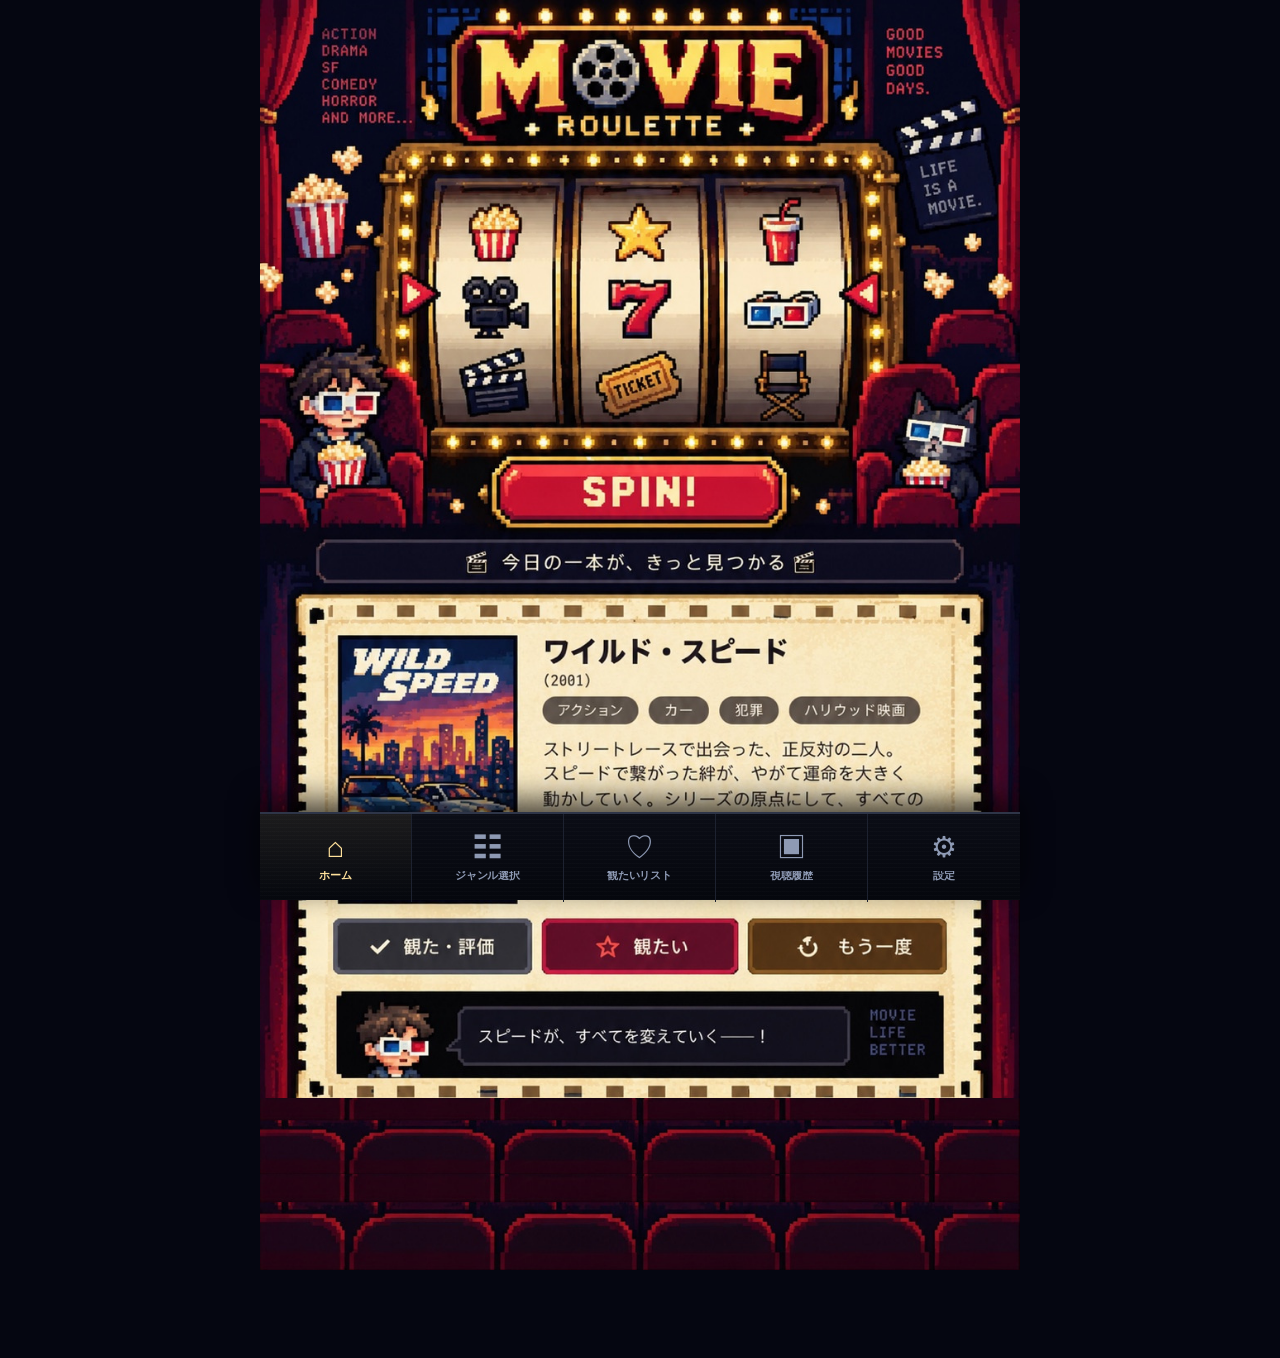
<file: index.html>
<!doctype html>
<html lang="ja">
<head>
<meta charset="utf-8">
<meta name="viewport" content="width=device-width,initial-scale=1,maximum-scale=1,user-scalable=no,viewport-fit=cover">
<meta name="theme-color" content="#050611">
<title>MOVIE v6</title>
<link rel="stylesheet" href="style-v6144.css?v=6144?v=6142">

<meta name="apple-mobile-web-app-capable" content="yes">
<meta name="apple-mobile-web-app-status-bar-style" content="black-translucent">
<meta name="apple-mobile-web-app-title" content="MOVIE">


<link rel="apple-touch-icon" sizes="180x180" href="apple-touch-icon.png?v=6145">
<link rel="icon" type="image/png" sizes="32x32" href="favicon-32.png?v=6145">
<link rel="manifest" href="manifest.webmanifest?v=6145">
<meta name="theme-color" content="#050611">
<meta name="apple-mobile-web-app-capable" content="yes">
<meta name="apple-mobile-web-app-title" content="MOVIE">
<meta name="apple-mobile-web-app-status-bar-style" content="black-translucent">

</head>
<body>
<div class="app">

  <main>
    <section id="home" class="screen active home-screen">
      <div class="image-skin">
        <img class="ui-image" src="movie-ui-v6141.jpeg?v=6142" alt="MOVIE ROULETTE UI">

        <!-- Exact-position interactive hit areas -->
        <button id="spin" class="hotspot spin-hotspot" aria-label="SPIN"></button>
<!-- Animated overlay for slot only -->
        <div id="spinOverlay" class="spin-overlay hidden">
          <div class="mini-reels">
            <div class="mini-reel" id="mr1"></div>
            <div class="mini-reel" id="mr2"></div>
            <div class="mini-reel" id="mr3"></div>
          </div>
        </div>

        <!-- Dynamic result card overlays the static result area in the image -->
        <article id="dynamicResult" class="dynamic-result hidden">
          <div class="film-strip top"></div>
          <div class="result-body">
            <div id="pixelPoster" class="poster"></div>
            <div class="info">
              <h2 id="title"></h2>
              <div id="yearText" class="year"></div>
              <div id="tags" class="tags"></div>
              <p id="hook" class="synopsis"></p>
              <div id="services" class="services"></div>
            </div>
          </div>
          <div class="result-actions">
            <button id="watched" class="action watched">✓ 観た・評価</button>
            <button id="wish" class="action wish">☆ 観たい</button>
            <button id="again" class="action again">↻ もう一度</button>
          </div>
          <div class="quote-row">
            <div class="avatar">👓</div>
            <div id="flavor" class="speech">映画は、選ぶ時間からもう始まってる。</div>
            <div class="life">MOVIE<br>LIFE<br>BETTER</div>
          </div>
          <div class="film-strip bottom"></div>
        </article>
      </div>
    </section>

    <section id="genres" class="screen sub-screen">
      <div class="sub-title"><span>☷</span><h2>ジャンル選択</h2></div>
      <div class="filter-card">
        <label>カテゴリ<select id="category"></select></label>
        <label>ジャンル<select id="genre"></select></label>
        <label>配信<select id="service"></select></label>
        <div id="filterSummary" class="filter-summary"></div>
        <button id="applyFilters" class="apply-btn">この条件でホームへ戻る</button>
      </div>
    </section>

    <section id="watch" class="screen sub-screen">
      <div class="sub-title"><span>♡</span><h2>観たいリスト</h2><b id="wishCount">0</b></div>
      <button class="back-home" data-go-home="1">⌂ ホームへ戻る</button>
      <div id="watchList"></div>
    </section>

    <section id="history" class="screen sub-screen">
      <div class="sub-title"><span>▣</span><h2>視聴履歴</h2><b id="watchedCount">0</b></div>
      <button class="back-home" data-go-home="1">⌂ ホームへ戻る</button>
      <div id="historyList"></div>
    </section>

    <section id="settings" class="screen sub-screen">
      <div class="sub-title"><span>⚙</span><h2>設定</h2></div>
      <button class="back-home" data-go-home="1">⌂ ホームへ戻る</button>
      <div class="settings-card">
        <p>映画データ：<strong>1000タイトル</strong><br><small>作品名は日本語タイトル優先表示</small></p>
        <p>視聴記録と観たいリストはブラウザ内に保存されます。</p>
        <button id="clearData" class="danger">記録データをすべて削除</button>
      </div>
    </section>
  </main>



        <nav class="image-bottom-nav" aria-label="メインナビゲーション">
          <button class="app-nav-button active" data-tab="home"><span>⌂</span><b>ホーム</b></button>
          <button class="app-nav-button" data-tab="genres"><span>☷</span><b>ジャンル選択</b></button>
          <button class="app-nav-button watch-nav" data-tab="watch"><span>♡</span><b>観たいリスト</b><em id="homeWishBadge" class="hidden">0</em></button>
          <button class="app-nav-button" data-tab="history"><span>▣</span><b>視聴履歴</b></button>
          <button class="app-nav-button" data-tab="settings"><span>⚙</span><b>設定</b></button>
        </nav>

        
</div>

<div id="modal" class="modal hidden">
  <div class="sheet">
    <h3 id="reviewTitle"></h3>
    <div class="label">ランク</div>
    <div class="ranks"><button>S</button><button>A</button><button>B</button><button>C</button></div>
    <div class="label">感想</div>
    <textarea id="memo" placeholder="感想を残す"></textarea>
    <div class="modal-actions"><button id="cancel">キャンセル</button><button id="save">保存</button></div>
  </div>
</div>

<script src="app-v6144.js?v=6144?v=6142"></script>
</body>
</html>
</file>
<file: style-v6144.css>
*{box-sizing:border-box}
html,body{margin:0;background:#050611;color:#fff0cf;font-family:ui-monospace,SFMono-Regular,Menlo,Consolas,"Yu Gothic",monospace}
button,select,textarea{font:inherit}
button{cursor:pointer}
.app{width:min(920px,100%);margin:auto;background:#050611}
.screen{display:none}.screen.active{display:block}
.image-skin{position:relative;width:100%;aspect-ratio:920/1536;overflow:hidden;background:#050611}
.ui-image{position:absolute;inset:0;width:100%;height:100%;object-fit:contain;display:block;user-select:none;pointer-events:none}

/* invisible but clickable hotspots aligned to the actual image */
.hotspot{position:absolute;background:transparent;border:0;padding:0;z-index:20}
.spin-hotspot{left:30%;top:36.7%;width:40%;height:6.5%}
/* spin overlay is intentionally placed only over the three reels */
.spin-overlay{
  position:absolute;z-index:18;left:21.5%;top:13.4%;width:57.3%;height:22.3%;
  border-radius:2px;overflow:hidden;pointer-events:none;
  background:#0a080788;
}
.mini-reels{display:grid;grid-template-columns:repeat(3,1fr);height:100%;gap:2.6%;padding:1.5% 2.2%}
.mini-reel{
  height:100%;display:flex;align-items:center;justify-content:center;text-align:center;
  background:linear-gradient(#ad976a,#f2dfb2 12%,#fff0ca 50%,#e6d09d 88%,#806a48);
  border:4px solid #74501d;color:#1d120b;font-size:clamp(20px,6vw,54px);
  text-shadow:2px 2px #caa65f;image-rendering:pixelated
}
.mini-reel.spinning{animation:shake .08s steps(2) infinite}
@keyframes shake{50%{transform:translateY(7px)}}

/* dynamic result replaces the static card from reference image */
.dynamic-result{
  position:absolute;z-index:16;left:4.8%;top:46.7%;width:90.4%;height:40.5%;
  background:#f2dfad;color:#18110a;border:4px solid #b7832d;
  box-shadow:0 8px 25px #0009;overflow:hidden
}
.film-strip{height:3.3%;margin:1.2% 1.5%;background:repeating-linear-gradient(90deg,#24170c 0 12px,transparent 12px 31px)}
.result-body{display:grid;grid-template-columns:30% 1fr;gap:3%;padding:1.2% 4% 1.3%}
.poster{width:100%;aspect-ratio:2/3;border:5px solid #17141a;background:#10121a;overflow:hidden;box-shadow:5px 5px 0 #8a6529}
.poster canvas{display:block;width:100%;height:100%;image-rendering:pixelated}
.info h2{margin:0;font-size:clamp(18px,4vw,34px);line-height:1.05}.year{font-size:10px;margin-top:3px}
.tags{margin:3.5% 0 2%}.tag{display:inline-block;margin:2px;padding:5px 9px;border-radius:99px;background:#59483a;color:#fff0d5;font-size:9px}
.synopsis{font-family:"Yu Gothic",sans-serif;font-size:clamp(9px,1.7vw,14px);line-height:1.65;margin:2.2% 0;color:#2b1d15}
.services{display:flex;flex-wrap:wrap;gap:7px;margin-top:2%}.service-card{display:flex;align-items:center;gap:5px;font-size:8px}
.service-logo{width:30px;height:30px;display:grid;place-items:center;border-radius:5px;background:#0a0a0c;color:white;font-weight:900}
.service-logo.netflix{color:#e50914;font-size:17px}.service-logo.disney{background:#102a60;font-size:8px}.service-logo.hulu{color:#38d474;font-size:9px}
.service-text b{display:block}.service-text span{display:block;color:#1a9b62}.unknown-service{background:#5a493b;color:#fff0d5;padding:7px 9px;border-radius:5px;font-size:8px}
.result-actions{display:grid;grid-template-columns:repeat(3,1fr);gap:1.6%;padding:0 4% 1.5%}
.action{padding:3.5% 2%;font-weight:900;color:#fff0cf;border-radius:4px;font-size:clamp(9px,1.7vw,13px)}
.watched{background:#292a33;border:3px solid #565761}.wish{background:#b61734;border:3px solid #dc3a53}.again{background:#744814;border:3px solid #a06b20}
.quote-row{display:grid;grid-template-columns:14% 1fr 13%;align-items:center;gap:1.2%;margin:0 4% 1.2%;padding:1.3%;background:#090b12;color:#f0e1c5;border:3px solid #141923}
.avatar{display:grid;place-items:center;font-size:clamp(18px,4vw,34px)}.speech{border:2px solid #33374b;background:#0e101b;padding:2.8%;font-size:clamp(8px,1.3vw,11px)}.life{font-size:8px;line-height:1.5;color:#65769b;letter-spacing:.12em}

/* sub screens */
.sub-screen{min-height:100vh;padding:18px 14px;background:radial-gradient(circle at top,#21101d,#07070d 48%)}
.sub-title{display:flex;align-items:center;gap:10px;padding:12px 4px;border-bottom:2px solid #432b35}.sub-title h2{margin:0;flex:1}.sub-title span{font-size:24px;color:#ffd66e}.sub-title b{color:#ffd66e}
.filter-card,.settings-card,.card{margin-top:12px;padding:14px;border:1px solid #4b3039;border-radius:8px;background:#110c12;color:#f2dfc0}
.filter-card label{display:block;margin-bottom:12px;font-size:10px;color:#b99c92}.filter-card select{width:100%;display:block;margin-top:5px;padding:11px;background:#09070b;color:#fff0d0;border:1px solid #533740;border-radius:5px}
.filter-summary{font-size:10px;line-height:1.6;color:#ceb5aa;margin:5px 0 12px}.apply-btn{width:100%;padding:13px;background:#a91832;border:2px solid #d33b54;color:#fff0cf;border-radius:6px;font-weight:900}
.card small{color:#a58e86}.card-actions{display:flex;gap:7px;margin-top:9px}.card button{padding:8px;background:#26141b;color:#fff0d0;border:1px solid #623a44;border-radius:4px}
.danger{padding:10px;background:#4d0e18;color:#ffd5d5;border:1px solid #9e2b3a;border-radius:5px}

/* modal */
.hidden{display:none!important}
.modal{position:fixed;inset:0;z-index:200;background:#000c;display:flex;align-items:flex-end;justify-content:center}.sheet{width:min(650px,100%);padding:17px;background:#151018;color:#fff0d0;border:1px solid #63404a;border-radius:15px 15px 0 0}.sheet h3{margin:0 0 12px}.label{font-size:9px;color:#ae9690;margin:8px 0 5px}.ranks{display:grid;grid-template-columns:repeat(4,1fr);gap:7px}.ranks button{padding:11px;border:1px solid #5f3d47;background:#09070c;color:white;border-radius:5px}.ranks .active{border-color:#efbd4b;color:#ffd86a}textarea{width:100%;min-height:96px;padding:10px;border:1px solid #52343d;background:#09070c;color:white;border-radius:5px}.modal-actions{display:grid;grid-template-columns:1fr 1fr;gap:8px;margin-top:9px}.modal-actions button{padding:11px;border:1px solid #633b45;background:#201219;color:#fff0cf;border-radius:5px}

@media(max-width:600px){
  .mini-reel{border-width:2px}
  .dynamic-result{border-width:2px}
  .result-body{grid-template-columns:29% 1fr;gap:2%}
  .poster{border-width:3px;box-shadow:3px 3px 0 #8a6529}
  .tag{font-size:6.8px;padding:3px 5px}
  .service-logo{width:22px;height:22px}.service-text{display:none}
  .result-actions{gap:1%}.action{border-width:2px}
  .quote-row{border-width:2px}.speech{border-width:1px}
}

/* v6.2 explicit return navigation */
.back-home{
  width:100%;margin:14px 0 4px;padding:13px 16px;
  border:2px solid #c9973e;border-radius:7px;
  background:linear-gradient(#2b1720,#160d13);
  color:#ffe0a0;font-weight:900;letter-spacing:.04em;
  box-shadow:inset 0 0 0 2px #09070b,0 4px 14px #0008;
}
.back-home:active{transform:translateY(1px);filter:brightness(1.15)}

/* v6.3 — deluxe pixel casino reels */
.spin-overlay{
  background:#09080be8!important;
  border:3px solid #6f4518;
  box-shadow:inset 0 0 0 3px #151017,inset 0 0 18px #000,0 0 18px #ffb42f55;
}
.mini-reels{
  gap:2%!important;padding:1.8%!important;
  background:linear-gradient(#120d0b,#050508 48%,#160e09);
}
.mini-reel{
  position:relative!important;overflow:hidden!important;
  padding:0!important;border:3px solid #8b5a22!important;
  background:linear-gradient(90deg,#8e7448,#f3dfad 13%,#fff2ca 50%,#e5c98f 87%,#79603d)!important;
  box-shadow:inset 0 0 18px #5b3a1d99,0 0 8px #f4b43b55!important;
  text-shadow:none!important;
}
.mini-reel canvas{width:100%;height:100%;display:block;image-rendering:pixelated}
.mini-reel.spinning{animation:casinoPulse .11s steps(2) infinite!important}
@keyframes casinoPulse{50%{filter:brightness(1.18);transform:translateY(2px)}}

/* v6.7 — bottom navigation is now a real opaque HTML layer */

.mini-reel canvas{width:100%;height:100%;image-rendering:pixelated}

/* v6.6 reel polish */
.mini-reel{border-width:4px!important;box-shadow:inset 0 0 24px #5a351e88,0 0 12px #ffc44d55!important}
.mini-reel canvas{image-rendering:pixelated!important}
.mini-reel.spinning{animation:reelEnergy .10s steps(2,end) infinite!important}
@keyframes reelEnergy{
  0%{filter:brightness(1) contrast(1.02);transform:translateY(0)}
  50%{filter:brightness(1.14) contrast(1.08);transform:translateY(2px)}
}

/* v6.7 stable bottom navigation
   This fully covers the JPEG's baked-in nav area, so the old red "12" can never show through. */
.image-bottom-nav{
  position:absolute;
  z-index:40;
  left:3.8%;
  top:87.05%;
  width:92.4%;
  height:8.6%;
  display:grid;
  grid-template-columns:repeat(5,1fr);
  background:linear-gradient(180deg,#090b13 0%,#06070d 78%,#090a11 100%);
  border-top:2px solid #232a3b;
  border-bottom:2px solid #141824;
  box-shadow:0 -4px 14px #0009,0 5px 12px #0007;
}
.image-bottom-nav:before{
  content:"";
  position:absolute;inset:0;pointer-events:none;
  background:repeating-linear-gradient(0deg,rgba(255,255,255,.015) 0 1px,transparent 1px 4px);
}
.app-nav-button{
  position:relative;
  z-index:2;
  display:flex;
  flex-direction:column;
  align-items:center;
  justify-content:center;
  gap:3px;
  min-width:0;
  padding:2px 1px;
  border:0;
  border-right:1px solid #1b2030;
  background:transparent;
  color:#8290aa;
  -webkit-tap-highlight-color:transparent;
  touch-action:manipulation;
}
.app-nav-button:last-child{border-right:0}
.app-nav-button span{
  display:block;
  font-size:clamp(15px,3.2vw,26px);
  line-height:1;
}
.app-nav-button b{
  display:block;
  max-width:100%;
  font-size:clamp(6px,1.25vw,10px);
  line-height:1.2;
  white-space:nowrap;
}
.app-nav-button.active{color:#ffe09b}
.app-nav-button:active{background:#121624;color:#fff0ba}
.watch-nav em{
  position:absolute;
  top:8%;
  left:58%;
  min-width:22px;
  height:22px;
  padding:0 5px;
  display:grid;
  place-items:center;
  border-radius:99px;
  background:#d51f42;
  border:2px solid #ff647d;
  color:white;
  font:bold 10px/1 ui-monospace,monospace;
  box-shadow:0 2px 7px #000b;
}
.watch-nav em.hidden{display:none!important}

/* Ensure the SPIN hotspot stays clickable above the image and below temporary reel animation. */
.spin-hotspot{
  z-index:45!important;
  -webkit-tap-highlight-color:transparent;
  touch-action:manipulation;
}

/* Sub-page Home buttons get a larger iPhone-friendly tap target. */
.back-home{min-height:48px;touch-action:manipulation}

@media(max-width:600px){
  .image-bottom-nav{left:3.6%;width:92.8%;top:87.0%;height:8.7%}
  .watch-nav em{min-width:18px;height:18px;font-size:8px;top:5%}
}

/* v6.8 standalone transparent reel assets */
.mini-reel canvas{display:block;width:100%;height:100%;background:transparent;image-rendering:pixelated}


/* v6.10 — slot game result states */
.spin-overlay.win-glow .mini-reel{
  animation:winPulse .72s steps(2,end) 4!important;
  box-shadow:
    inset 0 0 26px rgba(255,215,92,.48),
    0 0 18px rgba(255,194,57,.80),
    0 0 34px rgba(255,84,65,.35)!important;
}
.spin-overlay.win-glow:after{
  content:"WIN!";
  position:absolute;
  left:50%;
  top:50%;
  z-index:8;
  transform:translate(-50%,-50%) scale(.92);
  padding:.22em .58em;
  border:3px solid #ffd85e;
  border-radius:8px;
  background:linear-gradient(#e82e47,#a8122c);
  color:#fff1c6;
  font:900 clamp(16px,3.3vw,31px)/1 Impact,Haettenschweiler,"Arial Black",sans-serif;
  letter-spacing:.08em;
  text-shadow:2px 2px 0 #5b0715;
  box-shadow:0 0 0 3px #531015,0 0 24px #ffca43;
  pointer-events:none;
  animation:winLabel .72s steps(3,end) 3 forwards;
}
@keyframes winPulse{
  0%,100%{filter:brightness(1)}
  50%{filter:brightness(1.35) saturate(1.22)}
}
@keyframes winLabel{
  0%{opacity:0;transform:translate(-50%,-50%) scale(.7)}
  25%,70%{opacity:1;transform:translate(-50%,-50%) scale(1)}
  100%{opacity:0;transform:translate(-50%,-50%) scale(1.08)}
}

/* v6.11 — iPhone full-height bottom navigation */
html,body{
  width:100%;
  min-height:100%;
  overflow-x:hidden;
  background:#050611;
}
body{
  min-height:100dvh;
  overscroll-behavior-x:none;
}
.app{
  width:min(760px,100%);
  max-width:100%;
  min-height:100dvh;
  margin:0 auto;
  overflow-x:hidden;
}
.image-skin{
  width:100%;
  min-height:100dvh;
  aspect-ratio:auto!important;
  overflow:hidden;
  background:#050611;
  padding-bottom:calc(94px + env(safe-area-inset-bottom));
}
.ui-image{
  width:100%;
  height:auto!important;
  object-fit:contain;
}

/* Move navigation out of the baked JPEG area and pin it to the actual iPhone bottom. */
.image-bottom-nav{
  position:fixed!important;
  z-index:90!important;
  left:50%!important;
  bottom:0!important;
  top:auto!important;
  transform:translateX(-50%);
  width:min(760px,100%)!important;
  height:calc(84px + env(safe-area-inset-bottom))!important;
  padding:0 4px env(safe-area-inset-bottom)!important;
  display:grid!important;
  grid-template-columns:repeat(5,minmax(0,1fr))!important;
  gap:0!important;
  background:
    linear-gradient(180deg,rgba(10,12,21,.985) 0%,rgba(5,7,13,.995) 100%)!important;
  border-top:2px solid #2d3448!important;
  border-bottom:0!important;
  box-shadow:
    0 -10px 28px rgba(0,0,0,.65),
    inset 0 1px 0 rgba(255,255,255,.04)!important;
}

.app-nav-button{
  width:100%!important;
  min-width:0!important;
  min-height:78px!important;
  padding:9px 2px 8px!important;
  display:flex!important;
  flex-direction:column!important;
  align-items:center!important;
  justify-content:center!important;
  gap:6px!important;
  border:0!important;
  border-right:1px solid #1b2030!important;
  background:transparent!important;
  color:#8d99b2!important;
  overflow:hidden!important;
  -webkit-tap-highlight-color:transparent;
  touch-action:manipulation;
}
.app-nav-button:last-child{border-right:0!important}
.app-nav-button span{
  font-size:27px!important;
  line-height:1!important;
  flex:0 0 auto;
}
.app-nav-button b{
  display:block!important;
  width:100%!important;
  max-width:100%!important;
  margin:0!important;
  font-size:10px!important;
  line-height:1.12!important;
  text-align:center!important;
  white-space:nowrap!important;
  overflow:hidden!important;
  text-overflow:clip!important;
  letter-spacing:-.02em;
}
.app-nav-button.active{
  color:#ffe29a!important;
  background:linear-gradient(180deg,rgba(255,213,99,.05),rgba(255,213,99,0))!important;
}
.app-nav-button:active{
  background:#131827!important;
  transform:translateY(1px);
}

/* Badge placement on larger iPhone nav */
.watch-nav em{
  top:7px!important;
  left:58%!important;
  min-width:20px!important;
  height:20px!important;
  padding:0 5px!important;
  font-size:9px!important;
}

/* Do not allow horizontal scrolling on any sub page either */
.sub-screen{
  width:100%;
  max-width:100%;
  min-height:100dvh;
  overflow-x:hidden;
  padding-bottom:calc(104px + env(safe-area-inset-bottom))!important;
}

/* iPhone portrait tuning */
@media(max-width:600px){
  .image-skin{
    min-height:100dvh!important;
    padding-bottom:calc(92px + env(safe-area-inset-bottom))!important;
  }
  .image-bottom-nav{
    height:calc(82px + env(safe-area-inset-bottom))!important;
  }
  .app-nav-button{
    min-height:76px!important;
    padding:8px 1px 7px!important;
  }
  .app-nav-button span{
    font-size:25px!important;
  }
  .app-nav-button b{
    font-size:9px!important;
  }
}

/* Narrow iPhone widths: still 5 items, no sideways scrolling */
@media(max-width:390px){
  .image-bottom-nav{
    padding-left:1px!important;
    padding-right:1px!important;
  }
  .app-nav-button{
    padding-left:0!important;
    padding-right:0!important;
  }
  .app-nav-button span{
    font-size:23px!important;
  }
  .app-nav-button b{
    font-size:8px!important;
    letter-spacing:-.04em;
  }
}

/* Safari browser chrome can visually leave space under content;
   extend app backdrop and seat area through the available viewport. */
@supports(height:100dvh){
  body,.app{min-height:100dvh}
}

/* =========================================================
   v6.12 — REAL IPHONE VIEWPORT FIX
   ========================================================= */

:root{
  --app-nav-h: 88px;
}

html{
  width:100%;
  height:100%;
  min-height:100%;
  background:#050611;
  overflow-x:hidden;
}

body{
  width:100%;
  min-height:100dvh;
  margin:0;
  overflow-x:hidden;
  background:#050611;
  padding:0;
}

.app{
  position:relative;
  width:min(760px,100%);
  max-width:100%;
  min-height:100dvh;
  margin:0 auto;
  overflow-x:hidden;
  background:#050611;
}

main{
  width:100%;
  min-height:100dvh;
  padding:0 0 calc(var(--app-nav-h) + env(safe-area-inset-bottom));
}

.home-screen{
  min-height:calc(100dvh - var(--app-nav-h) - env(safe-area-inset-bottom))!important;
  width:100%;
  overflow:hidden;
  background:#050611;
}

/* The background UI image should occupy the usable screen width,
   but no longer create a fake tall page based on a hardcoded aspect ratio. */
.image-skin{
  position:relative;
  width:100%;
  min-height:0!important;
  height:auto!important;
  aspect-ratio:auto!important;
  overflow:visible!important;
  padding:0!important;
  margin:0!important;
  background:#050611;
}

/* Keep the reference artwork proportional, but let it end naturally.
   The viewport itself is filled by .app / .home-screen. */
.ui-image{
  position:relative!important;
  inset:auto!important;
  display:block;
  width:100%!important;
  height:auto!important;
  max-width:100%!important;
  object-fit:contain!important;
}

/* REAL navigation: viewport fixed, outside the image-skin. */
.image-bottom-nav{
  position:fixed!important;
  z-index:9999!important;
  left:50%!important;
  right:auto!important;
  bottom:0!important;
  top:auto!important;
  transform:translateX(-50%)!important;

  width:min(760px,100vw)!important;
  max-width:100vw!important;
  height:calc(var(--app-nav-h) + env(safe-area-inset-bottom))!important;

  display:grid!important;
  grid-template-columns:repeat(5,minmax(0,1fr))!important;
  gap:0!important;

  margin:0!important;
  padding:0 0 env(safe-area-inset-bottom)!important;

  background:linear-gradient(180deg,#0b0d16 0%,#05070d 100%)!important;
  border-top:2px solid #2e3548!important;
  border-bottom:0!important;
  box-shadow:0 -12px 30px rgba(0,0,0,.72)!important;
}

.app-nav-button{
  position:relative!important;
  width:100%!important;
  min-width:0!important;
  height:var(--app-nav-h)!important;
  min-height:var(--app-nav-h)!important;

  display:flex!important;
  flex-direction:column!important;
  align-items:center!important;
  justify-content:center!important;
  gap:7px!important;

  margin:0!important;
  padding:9px 0 8px!important;

  border:0!important;
  border-right:1px solid #1d2230!important;
  border-radius:0!important;

  background:transparent!important;
  color:#8e9ab4!important;

  overflow:hidden!important;
  -webkit-tap-highlight-color:transparent;
  touch-action:manipulation;
}

.app-nav-button:last-child{
  border-right:0!important;
}

.app-nav-button span{
  display:block!important;
  font-size:29px!important;
  line-height:1!important;
}

.app-nav-button b{
  display:block!important;
  width:100%!important;
  max-width:100%!important;
  margin:0!important;
  padding:0 1px!important;

  font-size:11px!important;
  line-height:1.05!important;
  text-align:center!important;
  white-space:nowrap!important;
  overflow:hidden!important;
  text-overflow:clip!important;
}

.app-nav-button.active{
  color:#ffe19b!important;
  background:linear-gradient(180deg,rgba(255,220,118,.07),rgba(255,220,118,0))!important;
}

.watch-nav em{
  position:absolute!important;
  top:8px!important;
  left:59%!important;
  min-width:21px!important;
  height:21px!important;
  padding:0 5px!important;
  display:grid!important;
  place-items:center!important;
  border-radius:999px!important;
  background:#d51f42!important;
  border:2px solid #ff6680!important;
  color:#fff!important;
  font:bold 9px/1 ui-monospace,monospace!important;
}

.watch-nav em.hidden{
  display:none!important;
}

/* Sub-pages must also occupy the viewport above the fixed nav. */
.sub-screen{
  width:100%!important;
  max-width:100%!important;
  min-height:calc(100dvh - var(--app-nav-h) - env(safe-area-inset-bottom))!important;
  padding-bottom:24px!important;
  overflow-x:hidden!important;
}

/* iPhone portrait: increase tap target without horizontal scrolling. */
@media(max-width:600px){
  :root{ --app-nav-h: 92px; }

  .app-nav-button span{
    font-size:28px!important;
  }

  .app-nav-button b{
    font-size:10px!important;
  }
}

@media(max-width:390px){
  :root{ --app-nav-h: 88px; }

  .app-nav-button span{
    font-size:25px!important;
  }

  .app-nav-button b{
    font-size:8.5px!important;
    letter-spacing:-.03em!important;
  }
}

/* Prevent any element from widening the viewport. */
img,canvas,video,svg{
  max-width:100%;
}

*{
  min-width:0;
}

/* v6.13 — duplicate baked-in nav removed from JPEG.
   Keep only the real fixed HTML navigation. */
.image-bottom-nav{
  display:grid!important;
}

/* =====================================================
   v6.14 FINAL NAV CLEANUP
   ===================================================== */
.image-bottom-nav{
  position:fixed!important;
  z-index:9999!important;
  left:50%!important;
  bottom:0!important;
  top:auto!important;
  transform:translateX(-50%)!important;
  width:min(760px,100vw)!important;
}

/* There are NO legacy nav controls inside .image-skin anymore. */
.image-skin .nav-home,
.image-skin .nav-genres,
.image-skin .nav-watch,
.image-skin .nav-history,
.image-skin .nav-settings,
.image-skin .home-wish-badge{
  display:none!important;
}

/* The only invisible hotspot inside the artwork is SPIN. */
.image-skin .hotspot:not(.spin-hotspot){
  display:none!important;
}


/* =====================================================
   v6.14.2 — iPhone-safe CSS reel animation
   no per-frame Canvas redraw
   ===================================================== */
.spin-overlay{overflow:hidden!important;}
.mini-reel{
  position:relative!important;
  overflow:hidden!important;
  contain:layout paint!important;
  transform:translateZ(0);
}
.mini-reel canvas{display:none!important;}
.reel-strip{
  position:absolute;
  left:0;top:0;
  width:100%;
  will-change:transform;
  transform:translate3d(0,0,0);
  backface-visibility:hidden;
}
.reel-cell{
  width:100%;
  height:33.333333%;
  min-height:0;
  display:flex;
  align-items:center;
  justify-content:center;
  border-bottom:1px solid rgba(96,61,25,.48);
  background:linear-gradient(90deg,#b89256 0%,#f4dfa8 13%,#fff2c8 50%,#ead09a 87%,#9a7440 100%);
}
.reel-strip .reel-cell{
  height:calc(var(--reel-cell-h, 1px));
}
.slot-symbol-img{
  width:68%;
  height:68%;
  object-fit:contain;
  display:block;
  pointer-events:none;
  user-select:none;
  -webkit-user-drag:none;
  filter:drop-shadow(0 4px 1px rgba(55,31,14,.18));
}
.reel-stop-pop{animation:reelStopPop .24s steps(4,end);}
@keyframes reelStopPop{
  0%{filter:brightness(1.5);transform:translateY(-4px)}
  60%{transform:translateY(2px)}
  100%{filter:brightness(1);transform:translateY(0)}
}
.spin-hotspot:disabled{pointer-events:none;}
</file>
